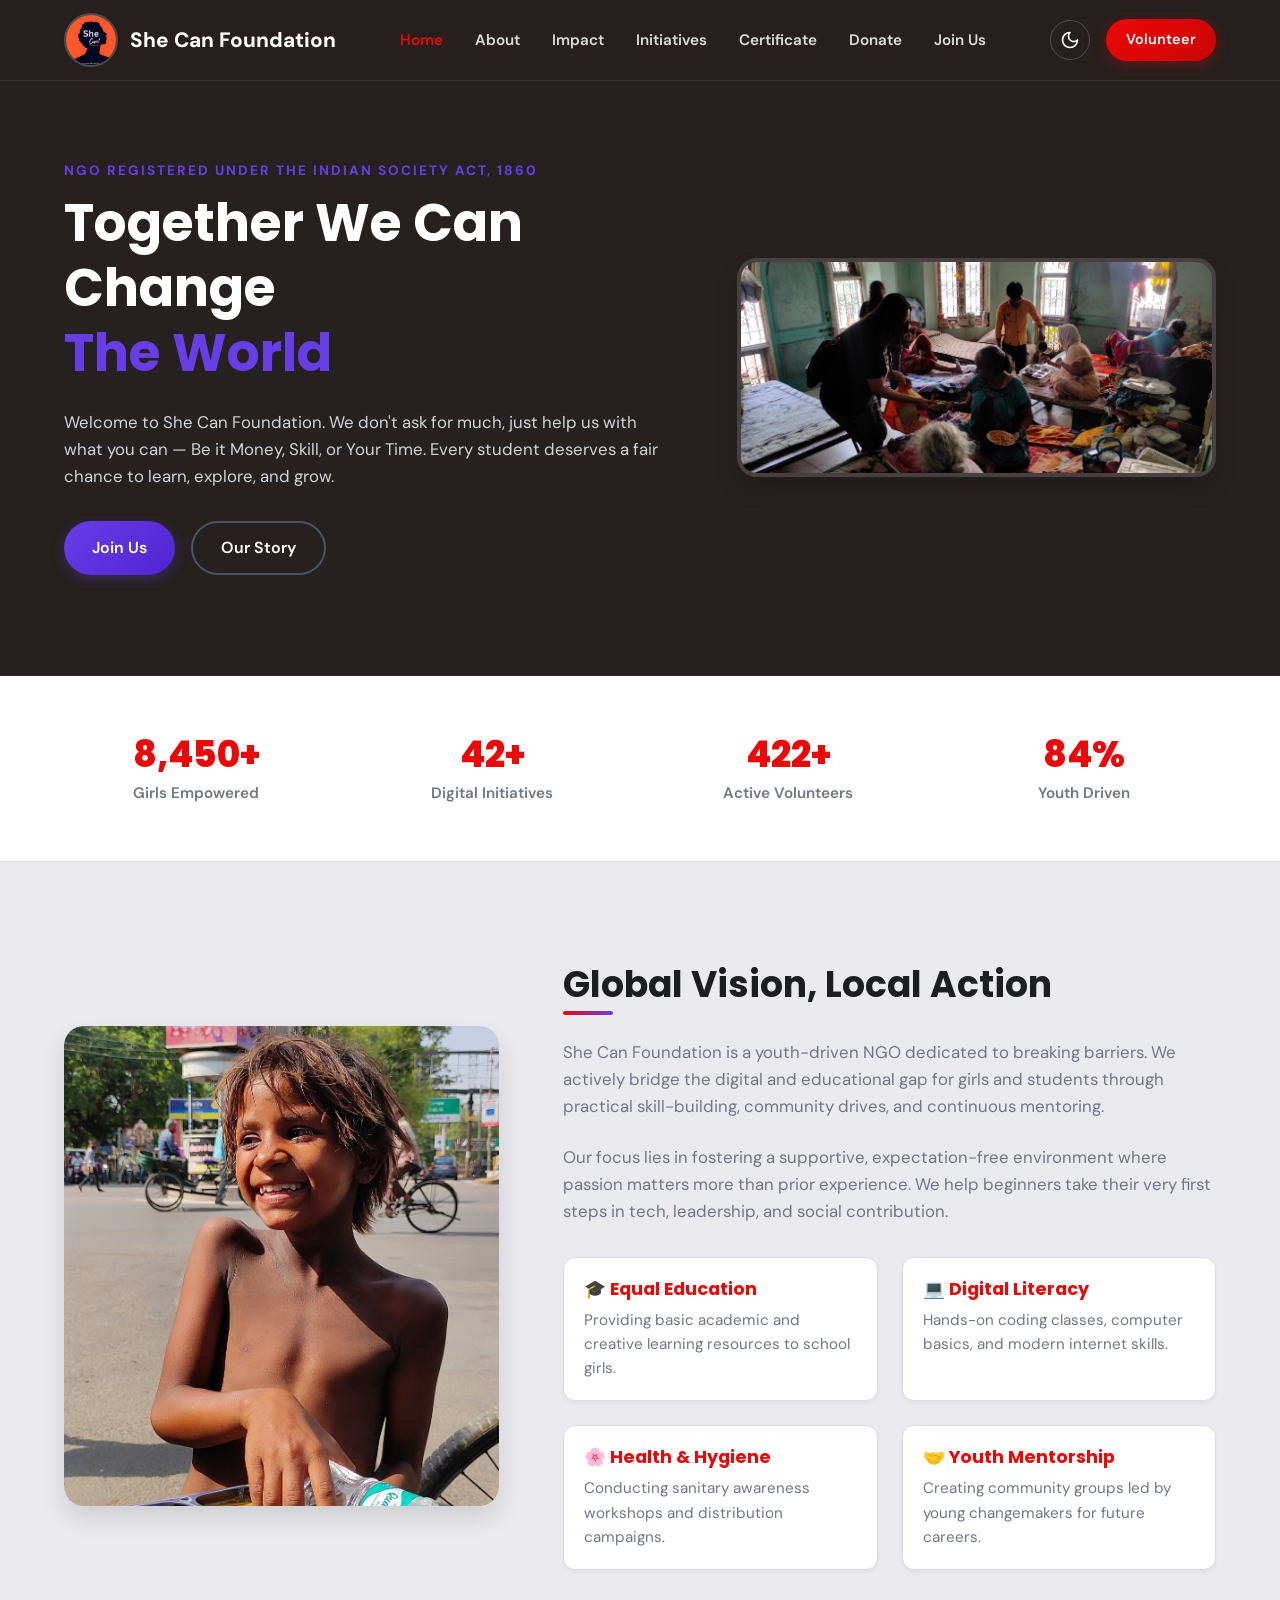
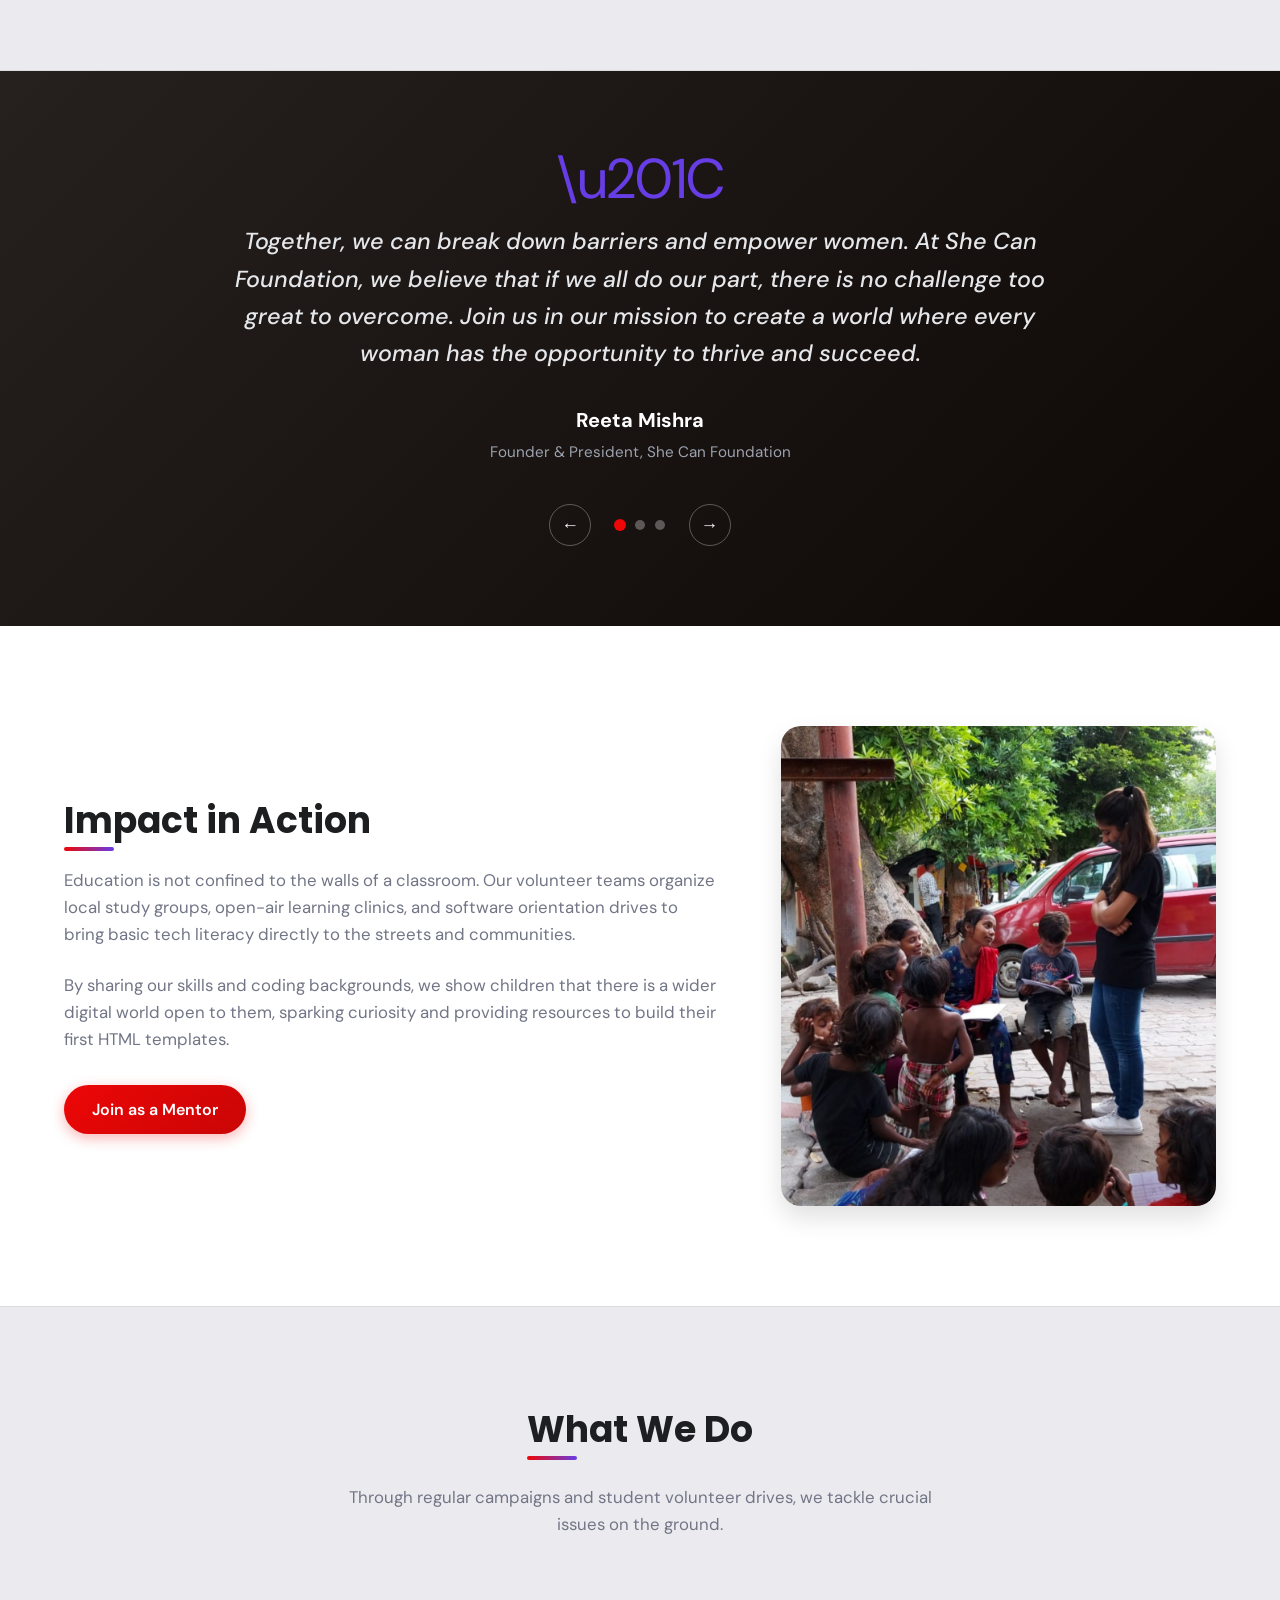
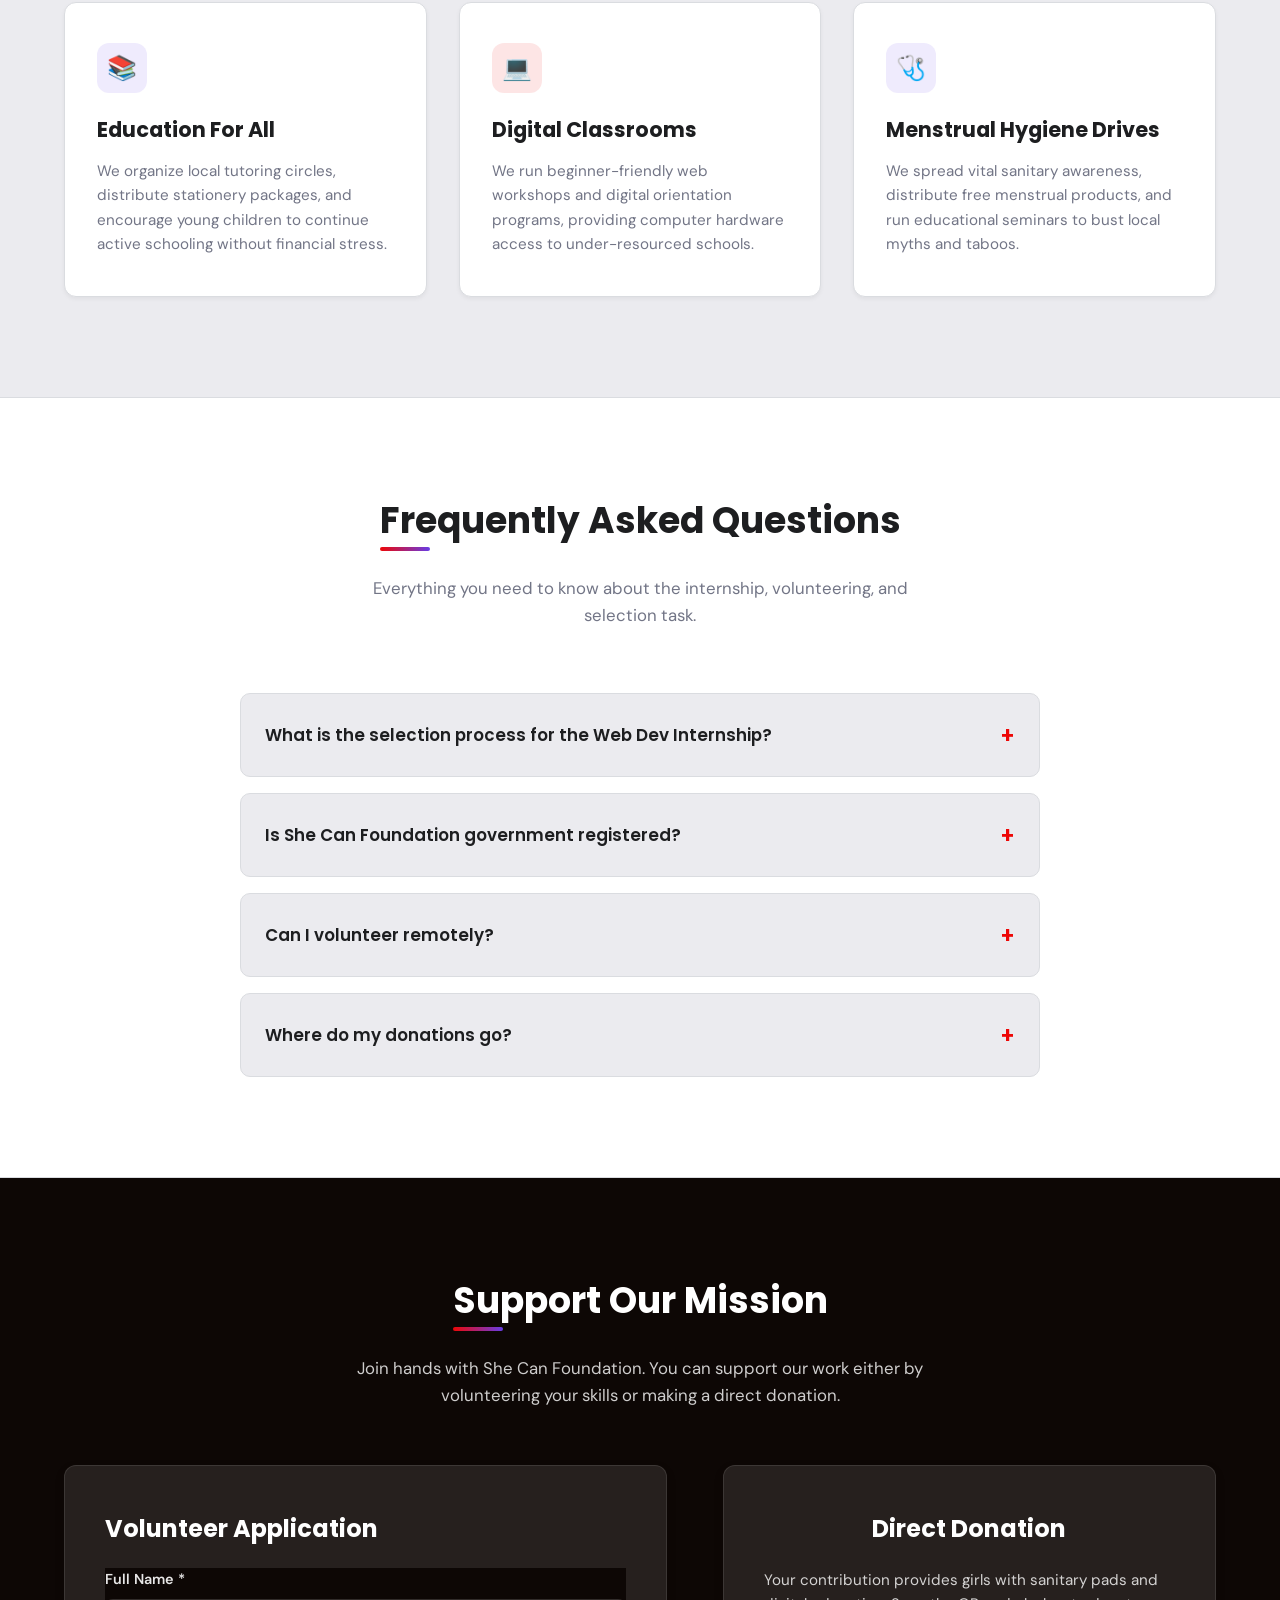
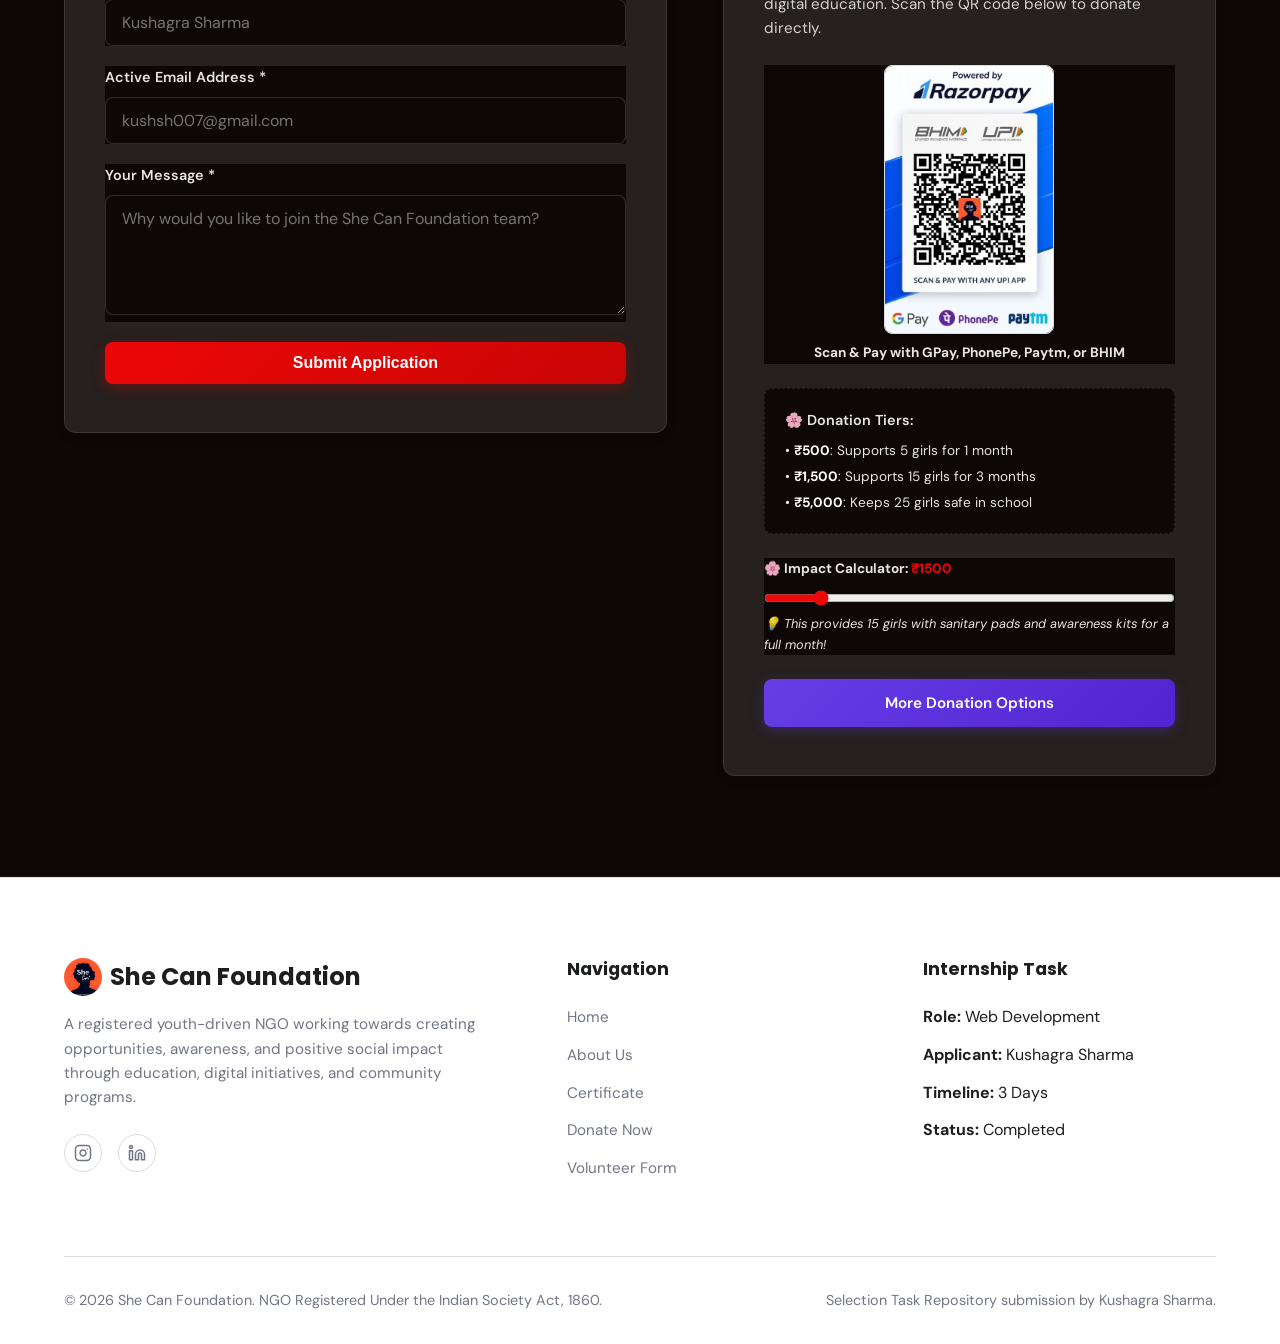
<file: index.html>
<!DOCTYPE html>
<html lang="en" data-theme="light">
<head>
  <meta charset="UTF-8">
  <meta name="viewport" content="width=device-width, initial-scale=1.0">
  <title>Welcome to She Can Foundation | NGO Registered under Indian Society Act</title>
  <meta name="color-scheme" content="light dark">
  <link rel="icon" type="image/jpeg" href="assets/favicon.jpg">
  <script>
    (function () {
      const savedTheme = localStorage.getItem("theme");
      const systemPrefersDark = window.matchMedia("(prefers-color-scheme: dark)").matches;
      if (savedTheme === "dark" || (!savedTheme && systemPrefersDark)) {
        document.documentElement.setAttribute("data-theme", "dark");
      } else {
        document.documentElement.setAttribute("data-theme", "light");
      }
    })();
  </script>
  <link rel="stylesheet" href="style.css">
</head>
<body>

  <header id="header">
    <div class="container">
      <div class="nav-wrapper">
        <a href="#" class="logo" aria-label="She Can Foundation Home">
          <img src="assets/logo.jpg" alt="She Can Foundation Logo"> She Can Foundation
        </a>
        
        <nav>
          <ul class="nav-menu" id="nav-menu">
            <li><a href="#home" class="nav-link active">Home</a></li>
            <li><a href="#about" class="nav-link">About</a></li>
            <li><a href="#impact" class="nav-link">Impact</a></li>
            <li><a href="#initiatives" class="nav-link">Initiatives</a></li>
            <li><a href="certificate.html" class="nav-link">Certificate</a></li>
            <li><a href="donate.html" class="nav-link">Donate</a></li>
            <li><a href="#join" class="nav-link">Join Us</a></li>
          </ul>
        </nav>

        <div class="nav-actions">
          <button class="theme-btn" id="theme-toggle" aria-label="Toggle light/dark theme">
            <svg class="moon-icon" xmlns="http://www.w3.org/2000/svg" width="20" height="20" viewBox="0 0 24 24" fill="none" stroke="currentColor" stroke-width="2" stroke-linecap="round" stroke-linejoin="round">
              <path d="M12 3a6 6 0 0 0 9 9 9 9 0 1 1-9-9Z"/>
            </svg>
            <svg class="sun-icon" xmlns="http://www.w3.org/2000/svg" width="20" height="20" viewBox="0 0 24 24" fill="none" stroke="currentColor" stroke-width="2" stroke-linecap="round" stroke-linejoin="round">
              <circle cx="12" cy="12" r="4"/>
              <path d="M12 2v2M12 20v2M4.93 4.93l1.41 1.41M17.66 17.66l1.41 1.41M2 12h2M20 12h2M6.34 17.66l-1.41 1.41M19.07 4.93l-1.41 1.41"/>
            </svg>
          </button>
          
          <a href="#join" class="btn btn-primary" style="padding: 0.6rem 1.25rem; font-size: 0.9rem;">Volunteer</a>
          
          <button class="menu-toggle" id="menu-toggle" aria-label="Toggle mobile menu">
            <span></span>
            <span></span>
            <span></span>
          </button>
        </div>
      </div>
    </div>
  </header>

  <section class="hero-section" id="home">
    <div class="container">
      <div class="hero-grid">
        <div class="hero-content">
          <p style="text-transform: uppercase; letter-spacing: 2px; font-weight: 700; color: var(--secondary-color); font-size: 0.85rem; margin-bottom: 0.5rem;">
            NGO Registered Under the Indian Society Act, 1860
          </p>
          <h1>Together We Can Change <br><span>The World</span></h1>
          <p>
            Welcome to She Can Foundation. We don't ask for much, just help us with what you can — Be it Money, Skill, or Your Time. Every student deserves a fair chance to learn, explore, and grow.
          </p>
          <div class="hero-buttons">
            <a href="#join" class="btn btn-secondary">Join Us</a>
            <a href="#about" class="btn btn-outline">Our Story</a>
          </div>
        </div>
        <div class="hero-image-wrapper">
          <img src="assets/original_hero.jpg" alt="She Can Foundation distribution drive in action" width="600" height="420" loading="eager">
        </div>
      </div>
    </div>
  </section>

  <section class="stats-section">
    <div class="container">
      <div class="stats-grid">
        <div class="stat-card">
          <h3 class="stat-num" data-target="10000" data-suffix="+">0</h3>
          <p>Girls Empowered</p>
        </div>
        <div class="stat-card">
          <h3 class="stat-num" data-target="50" data-suffix="+">0</h3>
          <p>Digital Initiatives</p>
        </div>
        <div class="stat-card">
          <h3 class="stat-num" data-target="500" data-suffix="+">0</h3>
          <p>Active Volunteers</p>
        </div>
        <div class="stat-card">
          <h3 class="stat-num" data-target="100" data-suffix="%">0</h3>
          <p>Youth Driven</p>
        </div>
      </div>
    </div>
  </section>

  <section class="about-section" id="about">
    <div class="container">
      <div class="about-grid">
        <div class="about-image-wrapper">
          <img src="assets/original_about.jpg" alt="Underprivileged smiling child assisted by She Can Foundation" width="500" height="480" loading="lazy">
        </div>
        <div class="about-content">
          <h2>Global Vision, Local Action</h2>
          <p>
            She Can Foundation is a youth-driven NGO dedicated to breaking barriers. We actively bridge the digital and educational gap for girls and students through practical skill-building, community drives, and continuous mentoring.
          </p>
          <p>
            Our focus lies in fostering a supportive, expectation-free environment where passion matters more than prior experience. We help beginners take their very first steps in tech, leadership, and social contribution.
          </p>
          
          <div class="about-features">
            <div class="feature-box">
              <h4>🎓 Equal Education</h4>
              <p>Providing basic academic and creative learning resources to school girls.</p>
            </div>
            <div class="feature-box">
              <h4>💻 Digital Literacy</h4>
              <p>Hands-on coding classes, computer basics, and modern internet skills.</p>
            </div>
            <div class="feature-box">
              <h4>🌸 Health & Hygiene</h4>
              <p>Conducting sanitary awareness workshops and distribution campaigns.</p>
            </div>
            <div class="feature-box">
              <h4>🤝 Youth Mentorship</h4>
              <p>Creating community groups led by young changemakers for future careers.</p>
            </div>
          </div>
        </div>
      </div>
    </div>
  </section>

  <section class="quote-section" id="testimonials">
    <div class="container">
      <div class="slider-container">
        <div class="quote-slide active">
          <div class="quote-icon">\u201C</div>
          <p class="quote-text">
            Together, we can break down barriers and empower women. At She Can Foundation, we believe that if we all do our part, there is no challenge too great to overcome. Join us in our mission to create a world where every woman has the opportunity to thrive and succeed.
          </p>
          <div class="quote-author">Reeta Mishra</div>
          <div class="quote-author-title">Founder & President, She Can Foundation</div>
        </div>
        <div class="quote-slide">
          <div class="quote-icon">\u201C</div>
          <p class="quote-text">
            Developing digital platforms for She Can Foundation allowed me to combine tech skills with social good. The selection process is creative, encouraging, and supports growth.
          </p>
          <div class="quote-author">Kushagra Sharma</div>
          <div class="quote-author-title">Web Development Lead Applicant</div>
        </div>
        <div class="quote-slide">
          <div class="quote-icon">\u201C</div>
          <p class="quote-text">
            Teaching coding clinics to underprivileged girls is life-changing. Watching their faces light up as they build their first html page is the best reward possible.
          </p>
          <div class="quote-author">Ananya Sen</div>
          <div class="quote-author-title">Volunteer Mentor, Delhi Chapter</div>
        </div>
        
        <div class="slider-controls">
          <button class="slider-btn prev-btn" aria-label="Previous quote">&#8592;</button>
          <div class="slider-dots">
            <span class="dot active" data-index="0"></span>
            <span class="dot" data-index="1"></span>
            <span class="dot" data-index="2"></span>
          </div>
          <button class="slider-btn next-btn" aria-label="Next quote">&#8594;</button>
        </div>
      </div>
    </div>
  </section>

  <section class="activity-section" id="impact">
    <div class="container">
      <div class="activity-grid">
        <div class="activity-content">
          <h2>Impact in Action</h2>
          <p>
            Education is not confined to the walls of a classroom. Our volunteer teams organize local study groups, open-air learning clinics, and software orientation drives to bring basic tech literacy directly to the streets and communities.
          </p>
          <p>
            By sharing our skills and coding backgrounds, we show children that there is a wider digital world open to them, sparking curiosity and providing resources to build their first HTML templates.
          </p>
          <div style="margin-top: 2rem;">
            <a href="#join" class="btn btn-primary">Join as a Mentor</a>
          </div>
        </div>
        <div class="activity-image-wrapper">
          <img src="assets/original_activity.png" alt="She Can Foundation volunteer teaching street children in India" width="500" height="480" loading="lazy">
        </div>
      </div>
    </div>
  </section>

  <section class="initiatives-section" id="initiatives">
    <div class="container">
      <div class="section-header text-center">
        <h2>What We Do</h2>
        <p style="max-width: 600px; margin: 1rem auto 0 auto;">Through regular campaigns and student volunteer drives, we tackle crucial issues on the ground.</p>
      </div>
      
      <div class="initiatives-grid">
        <div class="initiative-card">
          <div class="card-icon">📚</div>
          <h3>Education For All</h3>
          <p>We organize local tutoring circles, distribute stationery packages, and encourage young children to continue active schooling without financial stress.</p>
        </div>
        <div class="initiative-card accent-card">
          <div class="card-icon">💻</div>
          <h3>Digital Classrooms</h3>
          <p>We run beginner-friendly web workshops and digital orientation programs, providing computer hardware access to under-resourced schools.</p>
        </div>
        <div class="initiative-card">
          <div class="card-icon">🩺</div>
          <h3>Menstrual Hygiene Drives</h3>
          <p>We spread vital sanitary awareness, distribute free menstrual products, and run educational seminars to bust local myths and taboos.</p>
        </div>
      </div>
    </div>
  </section>

  <section class="faq-section" id="faq">
    <div class="container">
      <div class="section-header text-center">
        <h2>Frequently Asked Questions</h2>
        <p style="max-width: 600px; margin: 1rem auto 0 auto;">Everything you need to know about the internship, volunteering, and selection task.</p>
      </div>
      <div class="faq-accordion">
        <div class="faq-item">
          <button class="faq-trigger">What is the selection process for the Web Dev Internship? <span>+</span></button>
          <div class="faq-content">
            <p>Our selection process is designed to encourage passionate beginners. It involves completing a simple, frontend-only task to showcase your CSS/JS layout capability, styling fidelity, and attention to detail. We prioritize enthusiasm and raw potential over years of experience.</p>
          </div>
        </div>
        <div class="faq-item">
          <button class="faq-trigger">Is She Can Foundation government registered? <span>+</span></button>
          <div class="faq-content">
            <p>Yes, She Can Foundation is registered under the Indian Society Act XXI of 1860 (Registration No. KAP/00504/2023-2024). You can check our official certificate in detail on our Certificate page.</p>
          </div>
        </div>
        <div class="faq-item">
          <button class="faq-trigger">Can I volunteer remotely? <span>+</span></button>
          <div class="faq-content">
            <p>Yes! We have both remote opportunities (such as web development, design, content creation) and on-ground drives (sanitary pad distributions, street teaching clinics). You can apply using the Volunteer Form above.</p>
          </div>
        </div>
        <div class="faq-item">
          <button class="faq-trigger">Where do my donations go? <span>+</span></button>
          <div class="faq-content">
            <p>Every donation directly funds our raw materials for sanitary pad kits and basic digital classroom hardware. We maintain a 100% transparent audit flow, which you can review on our transparent donate page.</p>
          </div>
        </div>
      </div>
    </div>
  </section>

  <section class="join-section" id="join">
    <div class="container">
      <div class="join-section-header text-center" style="margin-bottom: 3.5rem;">
        <h2>Support Our Mission</h2>
        <p style="max-width: 600px; margin: 1rem auto 0 auto;">Join hands with She Can Foundation. You can support our work either by volunteering your skills or making a direct donation.</p>
      </div>
      
      <div class="join-grid">
        <div class="form-card">
          <h3>Volunteer Application</h3>
          
          <div class="success-msg" id="form-success">
            Form Submitted Successfully! 🎉 We'll get back to you soon.
          </div>
          
          <form id="contact-form" action="#" method="POST" novalidate>
            <div class="form-group">
              <label for="user-name" class="form-label">Full Name *</label>
              <input type="text" id="user-name" name="name" class="form-control" placeholder="Kushagra Sharma" required>
            </div>
            
            <div class="form-group">
              <label for="user-email" class="form-label">Active Email Address *</label>
              <input type="email" id="user-email" name="email" class="form-control" placeholder="kushsh007@gmail.com" required>
            </div>
            
            <div class="form-group">
              <label for="user-message" class="form-label">Your Message *</label>
              <textarea id="user-message" name="message" class="form-control" placeholder="Why would you like to join the She Can Foundation team?" required></textarea>
            </div>
            
            <button type="submit" class="btn btn-primary" style="width: 100%; border-radius: 8px;">Submit Application</button>
          </form>
        </div>

        <div class="form-card" style="text-align: center;">
          <h3>Direct Donation</h3>
          <p style="font-size: 0.95rem; margin-bottom: 1.5rem; text-align: left;">
            Your contribution provides girls with sanitary pads and digital education. Scan the QR code below to donate directly.
          </p>
          
          <div style="margin: 1.5rem 0;">
            <img src="assets/razorpay_upi_qr.jpg" alt="Razorpay UPI QR Scanner" style="max-width: 170px; margin: 0 auto; border-radius: 8px; border: 1px solid var(--border-color); box-shadow: var(--shadow-sm); display: block;">
            <p style="font-size: 0.85rem; font-weight: 700; margin-top: 0.5rem; color: var(--text-main);">
              Scan & Pay with GPay, PhonePe, Paytm, or BHIM
            </p>
          </div>
          
          <div style="margin-top: 1.5rem; text-align: left; padding: 1.25rem; background-color: var(--bg-dark-deep); border-radius: 8px; border: 1px dashed rgba(255, 255, 255, 0.15);">
            <p style="font-size: 0.9rem; font-weight: 600; margin-bottom: 0.5rem; color: var(--white);">🌸 Donation Tiers:</p>
            <p style="font-size: 0.85rem; margin: 0 0 0.25rem 0; color: rgba(255, 255, 255, 0.8);">• <strong>₹500</strong>: Supports 5 girls for 1 month</p>
            <p style="font-size: 0.85rem; margin: 0 0 0.25rem 0; color: rgba(255, 255, 255, 0.8);">• <strong>₹1,500</strong>: Supports 15 girls for 3 months</p>
            <p style="font-size: 0.85rem; margin: 0; color: rgba(255, 255, 255, 0.8);">• <strong>₹5,000</strong>: Keeps 25 girls safe in school</p>
          </div>

          <div style="margin-top: 1.5rem; text-align: left;">
            <label for="direct-amount-slider" class="form-label" style="font-size: 0.85rem; font-weight: 700; color: rgba(255, 255, 255, 0.9);">
              🌸 Impact Calculator: <span id="direct-slider-val" style="color: var(--primary-color);">₹1500</span>
            </label>
            <input type="range" id="direct-amount-slider" min="300" max="10000" step="100" value="1500" style="width: 100%; accent-color: var(--primary-color); cursor: pointer; margin-bottom: 0.5rem;">
            <p id="direct-impact-desc" style="font-size: 0.8rem; font-style: italic; color: rgba(255, 255, 255, 0.7); margin: 0;">💡 This will provide 15 girls with sanitary pads for 1 month!</p>
          </div>
          
          <a href="donate.html" class="btn btn-secondary" style="width: 100%; border-radius: 8px; margin-top: 1.5rem; font-size: 0.95rem;">More Donation Options</a>
        </div>
      </div>
    </div>
  </section>

  <footer>
    <div class="container">
      <div class="footer-grid">
        <div class="footer-about">
          <h3 style="display: flex; align-items: center; gap: 0.5rem; margin-bottom: 1rem;">
            <img src="assets/logo.jpg" alt="She Can Foundation Logo" style="height: 38px; width: 38px; border-radius: 50%;"> She Can Foundation
          </h3>
          <p>
            A registered youth-driven NGO working towards creating opportunities, awareness, and positive social impact through education, digital initiatives, and community programs.
          </p>
          <div class="social-links">
            <a href="https://www.instagram.com/shecanfoundation.ngo/" target="_blank" rel="noopener noreferrer" class="social-btn" aria-label="Follow us on Instagram">
              <svg xmlns="http://www.w3.org/2000/svg" width="18" height="18" viewBox="0 0 24 24" fill="none" stroke="currentColor" stroke-width="2" stroke-linecap="round" stroke-linejoin="round">
                <rect x="2" y="2" width="20" height="20" rx="5" ry="5"/>
                <path d="M16 11.37A4 4 0 1 1 12.63 8 4 4 0 0 1 16 11.37zM17.5 6.5h.01"/>
              </svg>
            </a>
            <a href="https://www.linkedin.com/company/shecanfoundation" target="_blank" rel="noopener noreferrer" class="social-btn" aria-label="Connect on LinkedIn">
              <svg xmlns="http://www.w3.org/2000/svg" width="18" height="18" viewBox="0 0 24 24" fill="none" stroke="currentColor" stroke-width="2" stroke-linecap="round" stroke-linejoin="round">
                <path d="M16 8a6 6 0 0 1 6 6v7h-4v-7a2 2 0 0 0-2-2 2 2 0 0 0-2 2v7h-4v-7a6 6 0 0 1 6-6z"/>
                <rect x="2" y="9" width="4" height="12"/>
                <circle cx="4" cy="4" r="2"/>
              </svg>
            </a>
          </div>
        </div>
        
        <div class="footer-links">
          <h4>Navigation</h4>
          <ul>
            <li><a href="#home">Home</a></li>
            <li><a href="#about">About Us</a></li>
            <li><a href="certificate.html">Certificate</a></li>
            <li><a href="donate.html">Donate Now</a></li>
            <li><a href="#join">Volunteer Form</a></li>
          </ul>
        </div>
        
        <div class="footer-links">
          <h4>Internship Task</h4>
          <ul>
            <li><strong>Role:</strong> Web Development</li>
            <li><strong>Applicant:</strong> Kushagra Sharma</li>
            <li><strong>Timeline:</strong> 3 Days</li>
            <li><strong>Status:</strong> Completed</li>
          </ul>
        </div>
      </div>
      
      <div class="footer-bottom">
        <p>&copy; 2026 She Can Foundation. NGO Registered Under the Indian Society Act, 1860.</p>
        <p>Selection Task Repository submission by Kushagra Sharma.</p>
      </div>
    </div>
  </footer>

  <script src="script.js"></script>
</body>
</html>
</file>
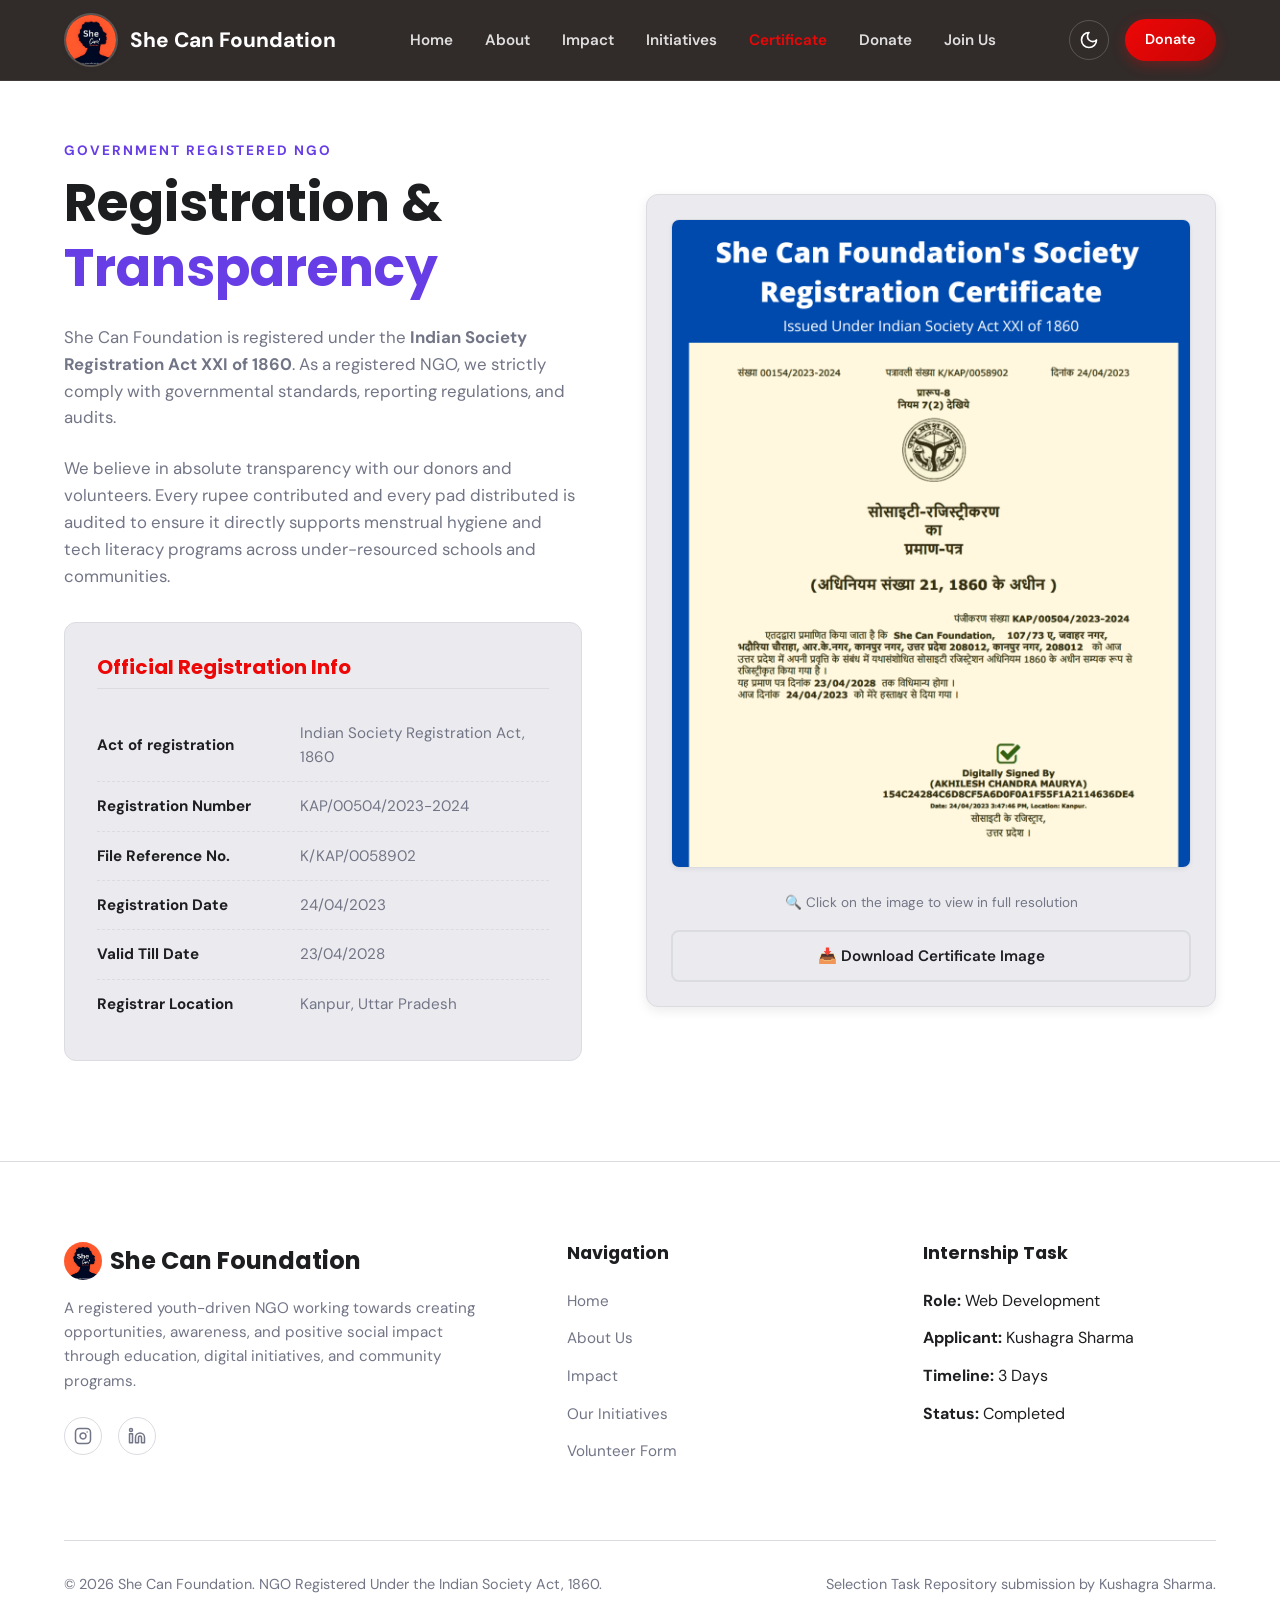
<file: certificate.html>
<!DOCTYPE html>
<html lang="en" data-theme="light">
<head>
  <meta charset="UTF-8">
  <meta name="viewport" content="width=device-width, initial-scale=1.0">
  <title>Our Registration Certificate | She Can Foundation</title>
  <meta name="color-scheme" content="light dark">
  <link rel="icon" type="image/jpeg" href="assets/favicon.jpg">
  <script>
    (function () {
      const savedTheme = localStorage.getItem("theme");
      const systemPrefersDark = window.matchMedia("(prefers-color-scheme: dark)").matches;
      if (savedTheme === "dark" || (!savedTheme && systemPrefersDark)) {
        document.documentElement.setAttribute("data-theme", "dark");
      } else {
        document.documentElement.setAttribute("data-theme", "light");
      }
    })();
  </script>
  <link rel="stylesheet" href="style.css">
  
  <style>
    .cert-grid {
      display: grid;
      grid-template-columns: 1fr 1.1fr;
      gap: 4rem;
      padding: 140px 0 100px 0;
      align-items: center;
    }
    
    .cert-content h1 span { color: var(--secondary-color); }
    
    .legal-card {
      background-color: var(--bg-subtle);
      border: 1px solid var(--border-color);
      border-radius: var(--border-radius);
      padding: 2rem;
      margin-top: 2rem;
    }
    
    .legal-card h3 {
      font-size: 1.25rem;
      color: var(--primary-color);
      margin-bottom: 1.25rem;
      border-bottom: 1px solid var(--border-color);
      padding-bottom: 0.5rem;
    }
    
    .legal-table {
      width: 100%;
      border-collapse: collapse;
    }
    
    .legal-table td {
      padding: 0.75rem 0;
      font-size: 0.95rem;
    }
    
    .legal-table td:first-child {
      font-weight: 700;
      color: var(--text-main);
      width: 45%;
    }
    
    .legal-table td:last-child { color: var(--text-muted); }
    
    .legal-table tr:not(:last-child) {
      border-bottom: 1px dashed var(--border-color);
    }
    
    .cert-image-card {
      background-color: var(--bg-subtle);
      border: 1px solid var(--border-color);
      border-radius: var(--border-radius);
      padding: 1.5rem;
      box-shadow: var(--shadow-md);
      text-align: center;
    }
    
    .cert-image-card img {
      width: 100%;
      border-radius: 8px;
      box-shadow: var(--shadow-sm);
      border: 1px solid var(--border-color);
      margin-bottom: 1.5rem;
      transition: transform 0.4s ease;
      cursor: zoom-in;
    }
    
    .cert-image-card img:hover { transform: scale(1.02); }
    
    .zoom-modal {
      display: none;
      position: fixed;
      top: 0;
      left: 0;
      width: 100%;
      height: 100%;
      background-color: rgba(0, 0, 0, 0.9);
      z-index: 2000;
      justify-content: center;
      align-items: center;
      cursor: zoom-out;
    }
    
    .zoom-modal img {
      max-height: 90vh;
      max-width: 90vw;
      border-radius: 4px;
      box-shadow: 0 10px 40px rgba(0,0,0,0.8);
    }
    
    @media (max-width: 992px) {
      .cert-grid {
        grid-template-columns: 1fr;
        gap: 3rem;
      }
    }
  </style>
</head>
<body>

  <header id="header">
    <div class="container">
      <div class="nav-wrapper">
        <a href="index.html" class="logo" aria-label="She Can Foundation Home">
          <img src="assets/logo.jpg" alt="She Can Foundation Logo"> She Can Foundation
        </a>
        
        <nav>
          <ul class="nav-menu" id="nav-menu">
            <li><a href="index.html#home" class="nav-link">Home</a></li>
            <li><a href="index.html#about" class="nav-link">About</a></li>
            <li><a href="index.html#impact" class="nav-link">Impact</a></li>
            <li><a href="index.html#initiatives" class="nav-link">Initiatives</a></li>
            <li><a href="certificate.html" class="nav-link active">Certificate</a></li>
            <li><a href="donate.html" class="nav-link">Donate</a></li>
            <li><a href="index.html#join" class="nav-link">Join Us</a></li>
          </ul>
        </nav>

        <div class="nav-actions">
          <button class="theme-btn" id="theme-toggle" aria-label="Toggle light/dark theme">
            <svg class="moon-icon" xmlns="http://www.w3.org/2000/svg" width="20" height="20" viewBox="0 0 24 24" fill="none" stroke="currentColor" stroke-width="2" stroke-linecap="round" stroke-linejoin="round">
              <path d="M12 3a6 6 0 0 0 9 9 9 9 0 1 1-9-9Z"/>
            </svg>
            <svg class="sun-icon" xmlns="http://www.w3.org/2000/svg" width="20" height="20" viewBox="0 0 24 24" fill="none" stroke="currentColor" stroke-width="2" stroke-linecap="round" stroke-linejoin="round">
              <circle cx="12" cy="12" r="4"/>
              <path d="M12 2v2M12 20v2M4.93 4.93l1.41 1.41M17.66 17.66l1.41 1.41M2 12h2M20 12h2M6.34 17.66l-1.41 1.41M19.07 4.93l-1.41 1.41"/>
            </svg>
          </button>
          
          <a href="donate.html" class="btn btn-primary" style="padding: 0.6rem 1.25rem; font-size: 0.9rem;">Donate</a>
          
          <button class="menu-toggle" id="menu-toggle" aria-label="Toggle mobile menu">
            <span></span>
            <span></span>
            <span></span>
          </button>
        </div>
      </div>
    </div>
  </header>

  <main class="container">
    <div class="cert-grid">
      <div class="cert-content">
        <p style="text-transform: uppercase; letter-spacing: 2px; font-weight: 700; color: var(--secondary-color); font-size: 0.85rem; margin-bottom: 0.5rem;">
          GOVERNMENT REGISTERED NGO
        </p>
        <h1>Registration & <br><span>Transparency</span></h1>
        <p style="margin-top: 1.5rem;">
          She Can Foundation is registered under the <strong>Indian Society Registration Act XXI of 1860</strong>. As a registered NGO, we strictly comply with governmental standards, reporting regulations, and audits.
        </p>
        <p>
          We believe in absolute transparency with our donors and volunteers. Every rupee contributed and every pad distributed is audited to ensure it directly supports menstrual hygiene and tech literacy programs across under-resourced schools and communities.
        </p>
        
        <div class="legal-card">
          <h3>Official Registration Info</h3>
          <table class="legal-table">
            <tr>
              <td>Act of registration</td>
              <td>Indian Society Registration Act, 1860</td>
            </tr>
            <tr>
              <td>Registration Number</td>
              <td>KAP/00504/2023-2024</td>
            </tr>
            <tr>
              <td>File Reference No.</td>
              <td>K/KAP/0058902</td>
            </tr>
            <tr>
              <td>Registration Date</td>
              <td>24/04/2023</td>
            </tr>
            <tr>
              <td>Valid Till Date</td>
              <td>23/04/2028</td>
            </tr>
            <tr>
              <td>Registrar Location</td>
              <td>Kanpur, Uttar Pradesh</td>
            </tr>
          </table>
        </div>
      </div>

      <div class="cert-image-card">
        <img id="cert-img" src="assets/registration_certificate.png" alt="She Can Foundation Society Registration Certificate PDF" title="Click to zoom in">
        <p style="font-size: 0.85rem; color: var(--text-muted); margin-bottom: 1rem;">
          🔍 Click on the image to view in full resolution
        </p>
        <a href="assets/registration_certificate.png" download="She_Can_Foundation_Registration_Certificate.png" class="btn btn-outline" style="width: 100%; border-radius: 8px; font-size: 0.95rem;">
          📥 Download Certificate Image
        </a>
      </div>
    </div>
  </main>

  <div class="zoom-modal" id="zoom-modal" aria-hidden="true" role="dialog">
    <img src="assets/registration_certificate.png" alt="Enlarged Registration Certificate">
  </div>

  <footer>
    <div class="container">
      <div class="footer-grid">
        <div class="footer-about">
          <h3 style="display: flex; align-items: center; gap: 0.5rem; margin-bottom: 1rem;">
            <img src="assets/logo.jpg" alt="She Can Foundation Logo" style="height: 38px; width: 38px; border-radius: 50%;"> She Can Foundation
          </h3>
          <p>
            A registered youth-driven NGO working towards creating opportunities, awareness, and positive social impact through education, digital initiatives, and community programs.
          </p>
          <div class="social-links">
            <a href="https://www.instagram.com/shecanfoundation.ngo/" target="_blank" rel="noopener noreferrer" class="social-btn" aria-label="Follow us on Instagram">
              <svg xmlns="http://www.w3.org/2000/svg" width="18" height="18" viewBox="0 0 24 24" fill="none" stroke="currentColor" stroke-width="2" stroke-linecap="round" stroke-linejoin="round">
                <rect x="2" y="2" width="20" height="20" rx="5" ry="5"/>
                <path d="M16 11.37A4 4 0 1 1 12.63 8 4 4 0 0 1 16 11.37zM17.5 6.5h.01"/>
              </svg>
            </a>
            <a href="https://www.linkedin.com/company/shecanfoundation" target="_blank" rel="noopener noreferrer" class="social-btn" aria-label="Connect on LinkedIn">
              <svg xmlns="http://www.w3.org/2000/svg" width="18" height="18" viewBox="0 0 24 24" fill="none" stroke="currentColor" stroke-width="2" stroke-linecap="round" stroke-linejoin="round">
                <path d="M16 8a6 6 0 0 1 6 6v7h-4v-7a2 2 0 0 0-2-2 2 2 0 0 0-2 2v7h-4v-7a6 6 0 0 1 6-6z"/>
                <rect x="2" y="9" width="4" height="12"/>
                <circle cx="4" cy="4" r="2"/>
              </svg>
            </a>
          </div>
        </div>
        
        <div class="footer-links">
          <h4>Navigation</h4>
          <ul>
            <li><a href="index.html#home">Home</a></li>
            <li><a href="index.html#about">About Us</a></li>
            <li><a href="index.html#impact">Impact</a></li>
            <li><a href="index.html#initiatives">Our Initiatives</a></li>
            <li><a href="index.html#join">Volunteer Form</a></li>
          </ul>
        </div>
        
        <div class="footer-links">
          <h4>Internship Task</h4>
          <ul>
            <li><strong>Role:</strong> Web Development</li>
            <li><strong>Applicant:</strong> Kushagra Sharma</li>
            <li><strong>Timeline:</strong> 3 Days</li>
            <li><strong>Status:</strong> Completed</li>
          </ul>
        </div>
      </div>
      
      <div class="footer-bottom">
        <p>&copy; 2026 She Can Foundation. NGO Registered Under the Indian Society Act, 1860.</p>
        <p>Selection Task Repository submission by Kushagra Sharma.</p>
      </div>
    </div>
  </footer>

  <script src="script.js"></script>
</body>
</html>
</file>
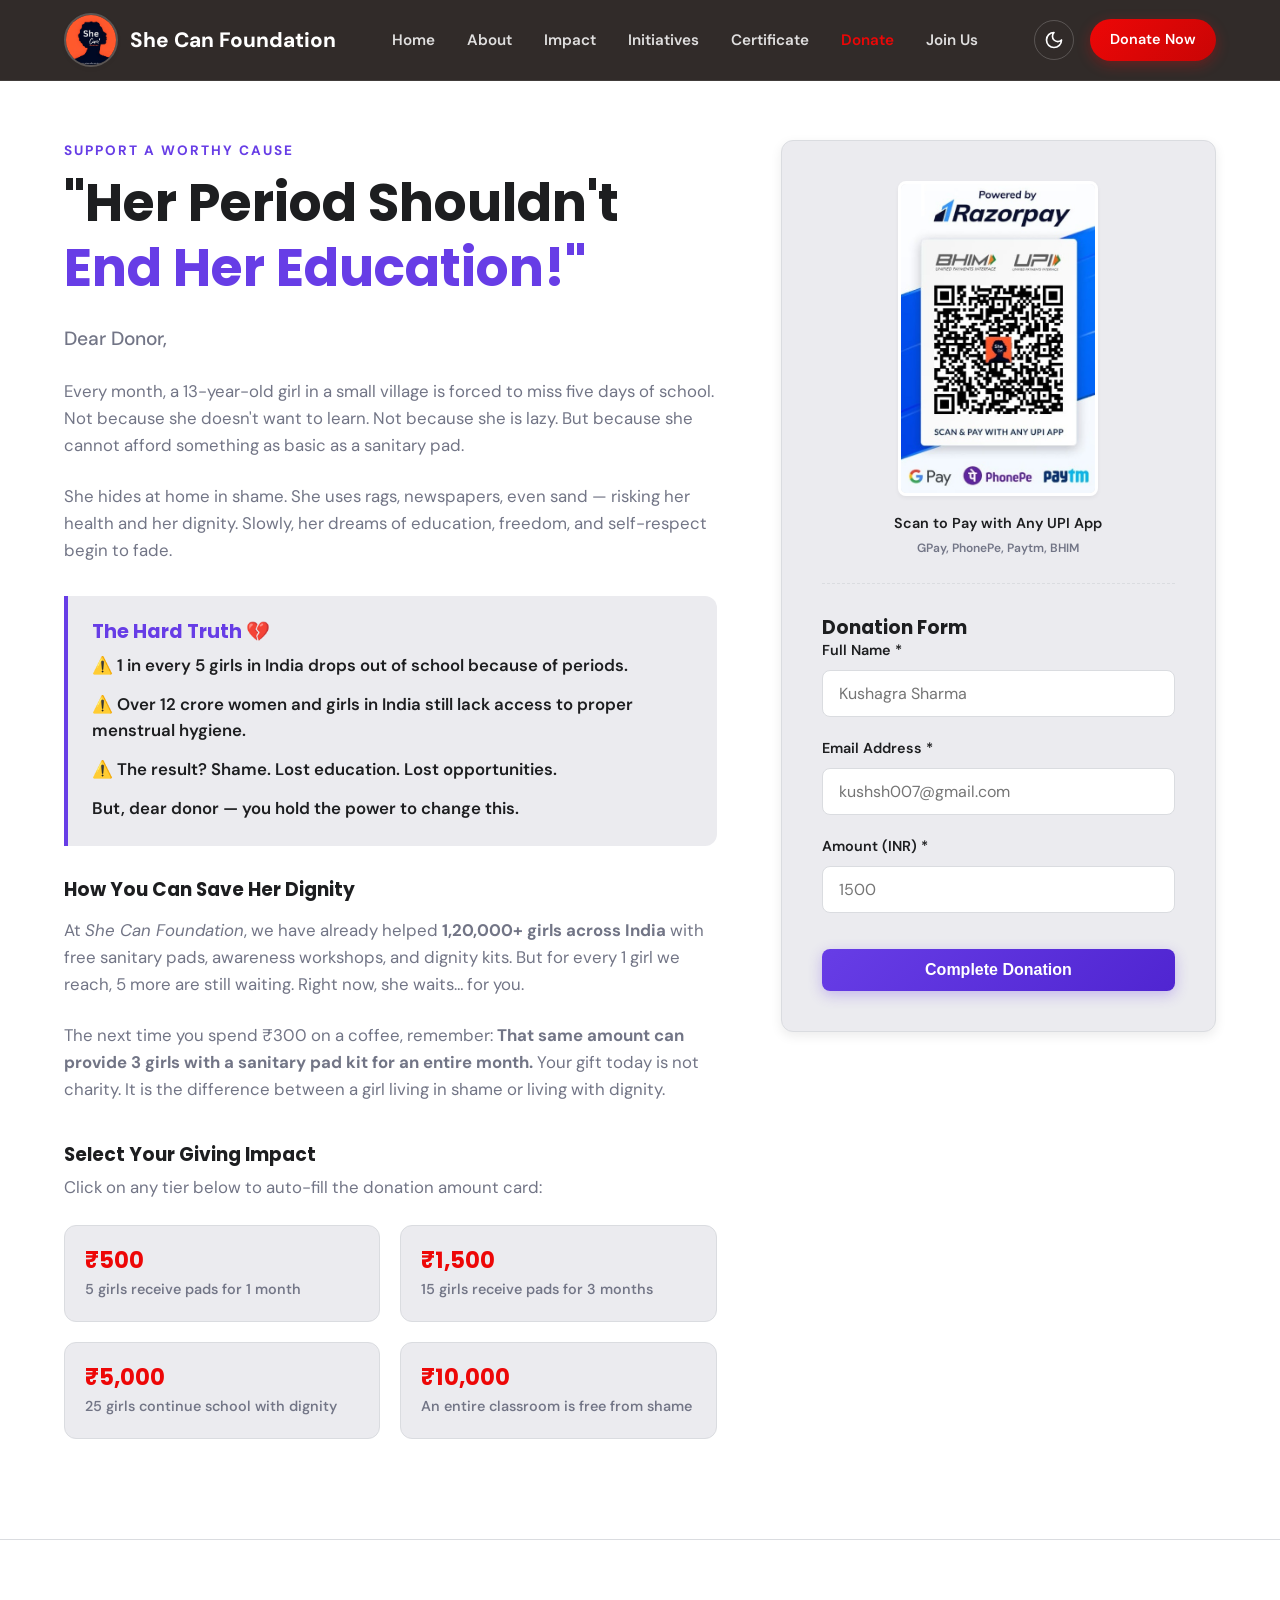
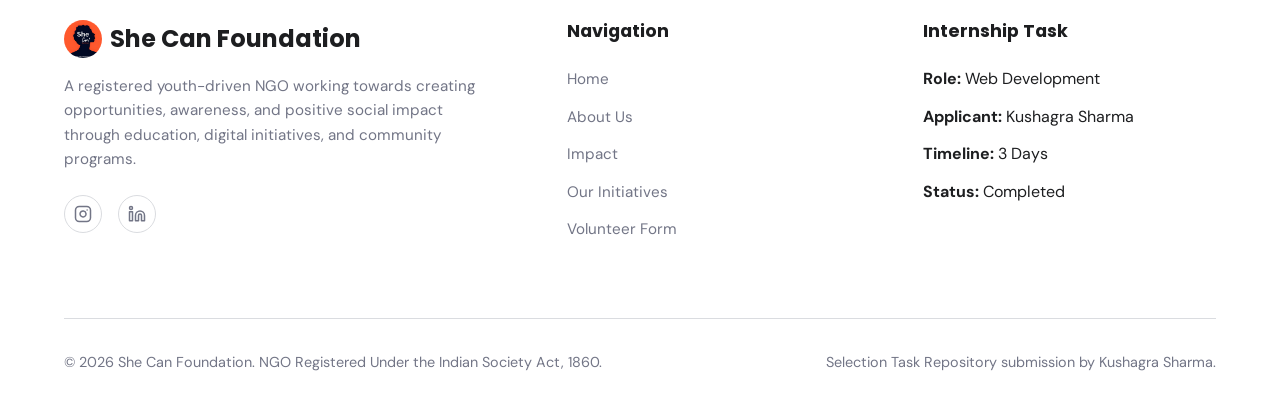
<file: donate.html>
<!DOCTYPE html>
<html lang="en" data-theme="light">
<head>
  <meta charset="UTF-8">
  <meta name="viewport" content="width=device-width, initial-scale=1.0">
  <title>Donate to She Can Foundation | Support a Worthy Cause</title>
  <meta name="color-scheme" content="light dark">
  <link rel="icon" type="image/jpeg" href="assets/favicon.jpg">
  <script>
    (function () {
      const savedTheme = localStorage.getItem("theme");
      const systemPrefersDark = window.matchMedia("(prefers-color-scheme: dark)").matches;
      if (savedTheme === "dark" || (!savedTheme && systemPrefersDark)) {
        document.documentElement.setAttribute("data-theme", "dark");
      } else {
        document.documentElement.setAttribute("data-theme", "light");
      }
    })();
  </script>
  <link rel="stylesheet" href="style.css">
  
  <style>
    .donate-grid {
      display: grid;
      grid-template-columns: 1.2fr 0.8fr;
      gap: 4rem;
      padding: 140px 0 100px 0;
      align-items: start;
    }
    
    .donate-content h1 span { color: var(--secondary-color); }
    
    .truth-box {
      background-color: var(--bg-subtle);
      border-left: 4px solid var(--secondary-color);
      padding: 1.5rem;
      border-radius: 0 var(--border-radius) var(--border-radius) 0;
      margin: 2rem 0;
    }
    
    .truth-box h4 {
      color: var(--secondary-color);
      margin-bottom: 0.5rem;
      font-size: 1.2rem;
    }
    
    .truth-list {
      list-style-type: none;
      padding-left: 0;
    }
    
    .truth-list li {
      margin-bottom: 0.75rem;
      font-weight: 600;
      font-size: 1.05rem;
      display: flex;
      align-items: center;
      gap: 0.5rem;
    }
    
    .tier-grid {
      display: grid;
      grid-template-columns: 1fr 1fr;
      gap: 1.25rem;
      margin-top: 1.5rem;
    }
    
    .tier-card {
      background-color: var(--bg-subtle);
      border: 1px solid var(--border-color);
      padding: 1.25rem;
      border-radius: var(--border-radius);
      cursor: pointer;
      transition: all var(--transition-speed);
    }
    
    .tier-card:hover, .tier-card.selected {
      border-color: var(--primary-color);
      background-color: rgba(237, 7, 7, 0.05);
      transform: translateY(-2px);
    }
    
    .tier-card h4 {
      font-size: 1.4rem;
      color: var(--primary-color);
      margin-bottom: 0.25rem;
    }
    
    .tier-card p {
      margin: 0;
      font-size: 0.9rem;
      font-weight: 550;
    }
    
    .payment-card {
      background-color: var(--bg-subtle);
      border: 1px solid var(--border-color);
      border-radius: var(--border-radius);
      padding: 2.5rem;
      box-shadow: var(--shadow-md);
      position: sticky;
      top: 100px;
    }
    
    .qr-container {
      text-align: center;
      margin-bottom: 2rem;
      padding-bottom: 1.5rem;
      border-bottom: 1px dashed var(--border-color);
    }
    
    .qr-container img {
      max-width: 200px;
      margin: 0 auto 1rem auto;
      border-radius: 8px;
      box-shadow: var(--shadow-sm);
      border: 3px solid var(--white);
    }
    
    .qr-container p {
      font-size: 0.9rem;
      font-weight: 600;
      color: var(--text-main);
      margin: 0;
    }
    
    @media (max-width: 992px) {
      .donate-grid {
        grid-template-columns: 1fr;
        gap: 3rem;
      }
      .payment-card { position: static; }
    }
    
    @media (max-width: 576px) {
      .tier-grid { grid-template-columns: 1fr; }
    }
  </style>
</head>
<body>

  <header id="header">
    <div class="container">
      <div class="nav-wrapper">
        <a href="index.html" class="logo" aria-label="She Can Foundation Home">
          <img src="assets/logo.jpg" alt="She Can Foundation Logo"> She Can Foundation
        </a>
        
        <nav>
          <ul class="nav-menu" id="nav-menu">
            <li><a href="index.html#home" class="nav-link">Home</a></li>
            <li><a href="index.html#about" class="nav-link">About</a></li>
            <li><a href="index.html#impact" class="nav-link">Impact</a></li>
            <li><a href="index.html#initiatives" class="nav-link">Initiatives</a></li>
            <li><a href="certificate.html" class="nav-link">Certificate</a></li>
            <li><a href="donate.html" class="nav-link active">Donate</a></li>
            <li><a href="index.html#join" class="nav-link">Join Us</a></li>
          </ul>
        </nav>

        <div class="nav-actions">
          <button class="theme-btn" id="theme-toggle" aria-label="Toggle light/dark theme">
            <svg class="moon-icon" xmlns="http://www.w3.org/2000/svg" width="20" height="20" viewBox="0 0 24 24" fill="none" stroke="currentColor" stroke-width="2" stroke-linecap="round" stroke-linejoin="round">
              <path d="M12 3a6 6 0 0 0 9 9 9 9 0 1 1-9-9Z"/>
            </svg>
            <svg class="sun-icon" xmlns="http://www.w3.org/2000/svg" width="20" height="20" viewBox="0 0 24 24" fill="none" stroke="currentColor" stroke-width="2" stroke-linecap="round" stroke-linejoin="round">
              <circle cx="12" cy="12" r="4"/>
              <path d="M12 2v2M12 20v2M4.93 4.93l1.41 1.41M17.66 17.66l1.41 1.41M2 12h2M20 12h2M6.34 17.66l-1.41 1.41M19.07 4.93l-1.41 1.41"/>
            </svg>
          </button>
          
          <a href="#payment-section" class="btn btn-primary" style="padding: 0.6rem 1.25rem; font-size: 0.9rem;">Donate Now</a>
          
          <button class="menu-toggle" id="menu-toggle" aria-label="Toggle mobile menu">
            <span></span>
            <span></span>
            <span></span>
          </button>
        </div>
      </div>
    </div>
  </header>

  <main class="container">
    <div class="donate-grid">
      <div class="donate-content">
        <p style="text-transform: uppercase; letter-spacing: 2px; font-weight: 700; color: var(--secondary-color); font-size: 0.85rem; margin-bottom: 0.5rem;">
          SUPPORT A WORTHY CAUSE
        </p>
        <h1>"Her Period Shouldn't <br><span>End Her Education!"</span></h1>
        
        <p style="font-size: 1.2rem; font-weight: 500; margin-top: 1.5rem;">
          Dear Donor,
        </p>
        <p>
          Every month, a 13-year-old girl in a small village is forced to miss five days of school. Not because she doesn't want to learn. Not because she is lazy. But because she cannot afford something as basic as a sanitary pad.
        </p>
        <p>
          She hides at home in shame. She uses rags, newspapers, even sand — risking her health and her dignity. Slowly, her dreams of education, freedom, and self-respect begin to fade.
        </p>

        <div class="truth-box">
          <h4>The Hard Truth 💔</h4>
          <ul class="truth-list">
            <li>⚠️ 1 in every 5 girls in India drops out of school because of periods.</li>
            <li>⚠️ Over 12 crore women and girls in India still lack access to proper menstrual hygiene.</li>
            <li>⚠️ The result? Shame. Lost education. Lost opportunities.</li>
          </ul>
          <p style="margin: 0.5rem 0 0 0; font-weight: 600; font-size: 1.05rem; color: var(--text-main);">
            But, dear donor — you hold the power to change this.
          </p>
        </div>

        <h3 style="margin-bottom: 1rem;">How You Can Save Her Dignity</h3>
        <p>
          At <em>She Can Foundation</em>, we have already helped <strong>1,20,000+ girls across India</strong> with free sanitary pads, awareness workshops, and dignity kits. But for every 1 girl we reach, 5 more are still waiting. Right now, she waits… for you.
        </p>
        <p>
          The next time you spend ₹300 on a coffee, remember: <strong>That same amount can provide 3 girls with a sanitary pad kit for an entire month.</strong> Your gift today is not charity. It is the difference between a girl living in shame or living with dignity.
        </p>

        <h3 style="margin-top: 2.5rem; margin-bottom: 0.5rem;">Select Your Giving Impact</h3>
        <p>Click on any tier below to auto-fill the donation amount card:</p>
        
        <div class="tier-grid">
          <div class="tier-card" data-amount="500">
            <h4>₹500</h4>
            <p>5 girls receive pads for 1 month</p>
          </div>
          <div class="tier-card" data-amount="1500">
            <h4>₹1,500</h4>
            <p>15 girls receive pads for 3 months</p>
          </div>
          <div class="tier-card" data-amount="5000">
            <h4>₹5,000</h4>
            <p>25 girls continue school with dignity</p>
          </div>
          <div class="tier-card" data-amount="10000">
            <h4>₹10,000</h4>
            <p>An entire classroom is free from shame</p>
          </div>
        </div>
      </div>

      <div class="payment-card" id="payment-section">
        <div class="qr-container">
          <img src="assets/razorpay_upi_qr.jpg" alt="Razorpay UPI QR Scanner for She Can Foundation">
          <p>Scan to Pay with Any UPI App</p>
          <p style="font-size: 0.75rem; color: var(--text-muted); margin-top: 0.25rem;">GPay, PhonePe, Paytm, BHIM</p>
        </div>

        <h3>Donation Form</h3>
        <div class="success-msg" id="payment-success">
          Donation Completed Successfully! 🌟 A tax receipt will be sent to your email shortly. Thank you!
        </div>

        <form id="donation-form" novalidate>
          <div class="form-group">
            <label for="donor-name" class="form-label">Full Name *</label>
            <input type="text" id="donor-name" class="form-control" placeholder="Kushagra Sharma" required>
          </div>
          <div class="form-group">
            <label for="donor-email" class="form-label">Email Address *</label>
            <input type="email" id="donor-email" class="form-control" placeholder="kushsh007@gmail.com" required>
          </div>
          <div class="form-group">
            <label for="donor-amount" class="form-label">Amount (INR) *</label>
            <input type="number" id="donor-amount" class="form-control" placeholder="1500" min="10" required>
          </div>
          <button type="submit" class="btn btn-secondary" style="width: 100%; border-radius: 8px; margin-top: 1rem;">Complete Donation</button>
        </form>
      </div>
    </div>
  </main>

  <footer>
    <div class="container">
      <div class="footer-grid">
        <div class="footer-about">
          <h3 style="display: flex; align-items: center; gap: 0.5rem; margin-bottom: 1rem;">
            <img src="assets/logo.jpg" alt="She Can Foundation Logo" style="height: 38px; width: 38px; border-radius: 50%;"> She Can Foundation
          </h3>
          <p>
            A registered youth-driven NGO working towards creating opportunities, awareness, and positive social impact through education, digital initiatives, and community programs.
          </p>
          <div class="social-links">
            <a href="https://www.instagram.com/shecanfoundation.ngo/" target="_blank" rel="noopener noreferrer" class="social-btn" aria-label="Follow us on Instagram">
              <svg xmlns="http://www.w3.org/2000/svg" width="18" height="18" viewBox="0 0 24 24" fill="none" stroke="currentColor" stroke-width="2" stroke-linecap="round" stroke-linejoin="round">
                <rect x="2" y="2" width="20" height="20" rx="5" ry="5"/>
                <path d="M16 11.37A4 4 0 1 1 12.63 8 4 4 0 0 1 16 11.37zM17.5 6.5h.01"/>
              </svg>
            </a>
            <a href="https://www.linkedin.com/company/shecanfoundation" target="_blank" rel="noopener noreferrer" class="social-btn" aria-label="Connect on LinkedIn">
              <svg xmlns="http://www.w3.org/2000/svg" width="18" height="18" viewBox="0 0 24 24" fill="none" stroke="currentColor" stroke-width="2" stroke-linecap="round" stroke-linejoin="round">
                <path d="M16 8a6 6 0 0 1 6 6v7h-4v-7a2 2 0 0 0-2-2 2 2 0 0 0-2 2v7h-4v-7a6 6 0 0 1 6-6z"/>
                <rect x="2" y="9" width="4" height="12"/>
                <circle cx="4" cy="4" r="2"/>
              </svg>
            </a>
          </div>
        </div>
        
        <div class="footer-links">
          <h4>Navigation</h4>
          <ul>
            <li><a href="index.html#home">Home</a></li>
            <li><a href="index.html#about">About Us</a></li>
            <li><a href="index.html#impact">Impact</a></li>
            <li><a href="index.html#initiatives">Our Initiatives</a></li>
            <li><a href="index.html#join">Volunteer Form</a></li>
          </ul>
        </div>
        
        <div class="footer-links">
          <h4>Internship Task</h4>
          <ul>
            <li><strong>Role:</strong> Web Development</li>
            <li><strong>Applicant:</strong> Kushagra Sharma</li>
            <li><strong>Timeline:</strong> 3 Days</li>
            <li><strong>Status:</strong> Completed</li>
          </ul>
        </div>
      </div>
      
      <div class="footer-bottom">
        <p>&copy; 2026 She Can Foundation. NGO Registered Under the Indian Society Act, 1860.</p>
        <p>Selection Task Repository submission by Kushagra Sharma.</p>
      </div>
    </div>
  </footer>

  <script src="script.js"></script>
</body>
</html>
</file>
<file: style.css>
@import url('https://fonts.googleapis.com/css2?family=DM+Sans:wght@400;500;700&family=Poppins:wght@400;500;600;700;800&display=swap');

:root {
  --primary-color: #ed0707;
  --primary-hover: #c90505;
  --secondary-color: #673de6;
  --secondary-hover: #5025d1;
  --text-main: #1d1e20;
  --text-muted: #727586;
  --bg-main: #ffffff;
  --bg-subtle: #ebebef;
  --bg-dark: #26201e;
  --bg-dark-deep: #0d0705;
  --white: #ffffff;
  --border-color: #dadce0;
  --shadow-sm: 0 2px 4px rgba(0, 0, 0, 0.05);
  --shadow-md: 0 4px 12px rgba(0, 0, 0, 0.08);
  --shadow-lg: 0 12px 24px rgba(0, 0, 0, 0.12);
  --border-radius: 12px;
  --transition-speed: 0.3s;
}

[data-theme="dark"] {
  --text-main: #f2f3f6;
  --text-muted: #9ca3af;
  --bg-main: #0f172a;
  --bg-subtle: #1e293b;
  --border-color: #334155;
  --shadow-md: 0 4px 12px rgba(0, 0, 0, 0.3);
  --shadow-lg: 0 12px 24px rgba(0, 0, 0, 0.4);
}

* {
  margin: 0;
  padding: 0;
  box-sizing: border-box;
}

html {
  scroll-behavior: smooth;
  font-family: 'DM Sans', sans-serif;
  color: var(--text-main);
  background-color: var(--bg-main);
  transition: background-color var(--transition-speed), color var(--transition-speed);
}

body {
  line-height: 1.6;
  overflow-x: hidden;
}

img {
  max-width: 100%;
  height: auto;
  display: block;
}

a {
  text-decoration: none;
  color: inherit;
}

h1, h2, h3, h4, h5, h6 {
  font-family: 'Poppins', sans-serif;
  font-weight: 700;
  line-height: 1.25;
  color: var(--text-main);
}

h1 {
  font-size: clamp(2rem, 1.2rem + 3.5vw, 3.25rem);
}

h2 {
  font-size: clamp(1.5rem, 1rem + 2.5vw, 2.25rem);
  margin-bottom: 1rem;
  position: relative;
  display: inline-block;
}

h2::after {
  content: '';
  position: absolute;
  left: 0;
  bottom: -8px;
  width: 50px;
  height: 4px;
  background: linear-gradient(to right, var(--primary-color), var(--secondary-color));
  border-radius: 2px;
}

p {
  color: var(--text-muted);
  font-size: 1.05rem;
  margin-bottom: 1.5rem;
}

.container {
  max-width: 1200px;
  margin: 0 auto;
  padding: 0 1.5rem;
}

.text-center {
  text-align: center;
}

.btn {
  display: inline-flex;
  align-items: center;
  justify-content: center;
  padding: 0.75rem 1.75rem;
  font-weight: 600;
  font-size: 1rem;
  border-radius: 30px;
  cursor: pointer;
  transition: all var(--transition-speed) ease;
  border: none;
  gap: 0.5rem;
}

.btn-primary {
  background: linear-gradient(135deg, var(--primary-color), var(--primary-hover));
  color: var(--white);
  box-shadow: 0 4px 14px rgba(237, 7, 7, 0.3);
}

.btn-primary:hover {
  transform: translateY(-2px);
  box-shadow: 0 6px 20px rgba(237, 7, 7, 0.5);
}

.btn-secondary {
  background: linear-gradient(135deg, var(--secondary-color), var(--secondary-hover));
  color: var(--white);
  box-shadow: 0 4px 14px rgba(103, 61, 230, 0.3);
}

.btn-secondary:hover {
  transform: translateY(-2px);
  box-shadow: 0 6px 20px rgba(103, 61, 230, 0.5);
}

.btn-outline {
  border: 2px solid var(--border-color);
  background-color: transparent;
  color: var(--text-main);
}

.btn-outline:hover {
  border-color: var(--primary-color);
  color: var(--primary-color);
  background-color: rgba(103, 61, 230, 0.05);
}

header {
  position: fixed;
  top: 0;
  left: 0;
  width: 100%;
  z-index: 1000;
  background-color: rgba(38, 32, 30, 0.95);
  backdrop-filter: blur(10px);
  -webkit-backdrop-filter: blur(10px);
  border-bottom: 1px solid rgba(255, 255, 255, 0.08);
  transition: background-color var(--transition-speed);
}

[data-theme="dark"] header {
  background-color: rgba(15, 23, 42, 0.95);
}

header.scrolled {
  box-shadow: var(--shadow-sm);
  background-color: rgb(38, 32, 30);
}

.nav-wrapper {
  display: flex;
  justify-content: space-between;
  align-items: center;
  height: 80px;
}

.logo {
  font-size: 1.3rem;
  font-weight: 800;
  color: #ffffff;
  display: flex;
  align-items: center;
  gap: 0.75rem;
  transition: color var(--transition-speed);
}

.logo img {
  height: 54px;
  width: 54px;
  border-radius: 50%;
  object-fit: cover;
  border: 2px solid rgba(255, 255, 255, 0.2);
  box-shadow: var(--shadow-sm);
}

.nav-menu {
  display: flex;
  align-items: center;
  gap: 2rem;
  list-style: none;
}

.nav-link {
  font-weight: 600;
  font-size: 0.95rem;
  color: rgba(255, 255, 255, 0.85);
  transition: color var(--transition-speed);
}

.nav-link:hover,
.nav-link.active {
  color: var(--primary-color);
}

.nav-actions {
  display: flex;
  align-items: center;
  gap: 1rem;
}

.theme-btn {
  background: transparent;
  border: 1px solid rgba(255, 255, 255, 0.2);
  width: 40px;
  height: 40px;
  border-radius: 50%;
  cursor: pointer;
  display: flex;
  align-items: center;
  justify-content: center;
  color: #ffffff;
  transition: all var(--transition-speed);
}

.theme-btn:hover {
  background-color: rgba(255, 255, 255, 0.1);
  border-color: var(--primary-color);
}

.theme-btn .sun-icon { display: none; }
.theme-btn .moon-icon { display: block; }
[data-theme="dark"] .theme-btn .sun-icon { display: block; }
[data-theme="dark"] .theme-btn .moon-icon { display: none; }

.menu-toggle {
  display: none;
  background: transparent;
  border: none;
  cursor: pointer;
  flex-direction: column;
  gap: 6px;
  padding: 5px;
}

.menu-toggle span {
  display: block;
  width: 25px;
  height: 3px;
  background-color: var(--text-main);
  border-radius: 3px;
  transition: all var(--transition-speed);
}

.hero-section {
  padding: 160px 0 100px 0;
  background-color: var(--bg-dark);
  color: var(--white);
  border-bottom: 1px solid #332d2b;
}

.hero-section h1 { color: var(--white); }
.hero-section h1 span { color: var(--secondary-color); }
.hero-section p { color: #d1d5db; }

.hero-section .btn-outline {
  border-color: #4b5563;
  color: var(--white);
}

.hero-section .btn-outline:hover {
  background-color: rgba(255, 255, 255, 0.1);
  border-color: var(--white);
}

.hero-grid {
  display: grid;
  grid-template-columns: 1.12fr 0.88fr;
  align-items: center;
  gap: 4rem;
}

.hero-content h1 { margin-bottom: 1.5rem; }
.hero-content p { margin-bottom: 2rem; }

.hero-buttons {
  display: flex;
  gap: 1rem;
  flex-wrap: wrap;
}

.hero-image-wrapper {
  position: relative;
  display: flex;
  justify-content: center;
}

.hero-image-wrapper img {
  border-radius: 20px;
  box-shadow: var(--shadow-lg);
  width: 100%;
  max-height: 420px;
  object-fit: cover;
  border: 4px solid rgba(255, 255, 255, 0.15);
}

.stats-section {
  background-color: var(--bg-main);
  padding: 3.5rem 0;
  border-bottom: 1px solid var(--border-color);
}

.stats-grid {
  display: grid;
  grid-template-columns: repeat(4, 1fr);
  gap: 2rem;
}

.stat-card { text-align: center; }

.stat-card h3 {
  font-size: 2.25rem;
  font-weight: 800;
  color: var(--primary-color);
  margin-bottom: 0.25rem;
}

.stat-card p {
  margin: 0;
  font-weight: 600;
  font-size: 0.95rem;
}

.about-section {
  padding: 100px 0;
  background-color: var(--bg-subtle);
  border-bottom: 1px solid var(--border-color);
}

.about-grid {
  display: grid;
  grid-template-columns: 0.8fr 1.2fr;
  align-items: center;
  gap: 4rem;
}

.about-image-wrapper img {
  border-radius: 20px;
  box-shadow: var(--shadow-lg);
  max-height: 480px;
  width: 100%;
  object-fit: cover;
}

.about-content h2 { margin-bottom: 2rem; }

.about-features {
  display: grid;
  grid-template-columns: 1fr 1fr;
  gap: 1.5rem;
  margin-top: 2rem;
}

.feature-box {
  background-color: var(--bg-main);
  padding: 1.25rem;
  border-radius: var(--border-radius);
  border: 1px solid var(--border-color);
  box-shadow: var(--shadow-sm);
}

.feature-box h4 {
  font-size: 1.1rem;
  margin-bottom: 0.5rem;
  color: var(--primary-color);
}

.feature-box p {
  font-size: 0.95rem;
  margin: 0;
}

.quote-section {
  background: linear-gradient(135deg, var(--bg-dark), var(--bg-dark-deep));
  color: var(--white);
  padding: 80px 0;
}

[data-theme="dark"] .quote-section {
  background: linear-gradient(135deg, #090d16, #160e33);
}

.quote-wrapper {
  max-width: 800px;
  margin: 0 auto;
  text-align: center;
}

.quote-icon {
  font-size: 3.5rem;
  line-height: 1;
  color: var(--secondary-color);
  margin-bottom: 1rem;
}

.quote-text {
  font-size: clamp(1.1rem, 1rem + 1vw, 1.45rem);
  font-style: italic;
  font-weight: 500;
  line-height: 1.6;
  margin-bottom: 2rem;
  color: #e5e7eb;
}

.quote-author {
  font-weight: 700;
  font-size: 1.25rem;
  color: var(--white);
}

.quote-author-title {
  font-size: 0.95rem;
  color: #9ca3af;
  margin-top: 0.25rem;
}

.activity-section {
  padding: 100px 0;
  background-color: var(--bg-main);
  border-bottom: 1px solid var(--border-color);
}

.activity-grid {
  display: grid;
  grid-template-columns: 1.2fr 0.8fr;
  align-items: center;
  gap: 4rem;
}

.activity-content h2 { margin-bottom: 1.5rem; }

.activity-image-wrapper img {
  border-radius: 20px;
  box-shadow: var(--shadow-lg);
  max-height: 480px;
  width: 100%;
  object-fit: cover;
}

.initiatives-section {
  padding: 100px 0;
  background-color: var(--bg-subtle);
  border-bottom: 1px solid var(--border-color);
}

.section-header { margin-bottom: 4rem; }

.initiatives-grid {
  display: grid;
  grid-template-columns: repeat(3, 1fr);
  gap: 2rem;
}

.initiative-card {
  background-color: var(--bg-main);
  padding: 2.5rem 2rem;
  border-radius: var(--border-radius);
  border: 1px solid var(--border-color);
  box-shadow: var(--shadow-sm);
  transition: all var(--transition-speed) ease;
}

.initiative-card:hover {
  transform: translateY(-8px);
  box-shadow: var(--shadow-lg);
  border-color: var(--primary-color);
}

.card-icon {
  width: 50px;
  height: 50px;
  border-radius: 12px;
  background-color: rgba(103, 61, 230, 0.1);
  display: flex;
  align-items: center;
  justify-content: center;
  font-size: 1.5rem;
  color: var(--primary-color);
  margin-bottom: 1.5rem;
}

.initiative-card.accent-card .card-icon {
  background-color: rgba(237, 7, 7, 0.1);
  color: var(--primary-color);
}

.initiative-card h3 {
  font-size: 1.3rem;
  margin-bottom: 1rem;
}

.initiative-card p {
  font-size: 0.95rem;
  margin: 0;
}

.join-section {
  padding: 100px 0;
  background-color: var(--bg-dark-deep);
  color: var(--white);
  border-bottom: 1px solid rgba(255, 255, 255, 0.05);
}

.join-section-header { margin-bottom: 3.5rem; }
.join-section-header h2 { color: var(--white); }
.join-section-header p { color: rgba(255, 255, 255, 0.8) !important; }

.join-grid {
  display: grid;
  grid-template-columns: 1.1fr 0.9fr;
  gap: 3.5rem;
  align-items: start;
}

.form-card {
  background-color: var(--bg-dark);
  padding: 3rem 2.5rem;
  border-radius: var(--border-radius);
  border: 1px solid rgba(255, 255, 255, 0.1);
  box-shadow: var(--shadow-md);
}

.form-card h3 {
  font-size: 1.5rem;
  margin-bottom: 1.5rem;
  color: var(--white);
}

.form-card p { color: rgba(255, 255, 255, 0.8) !important; }

.join-section .form-label { color: rgba(255, 255, 255, 0.9); }

.join-section .form-control {
  background-color: var(--bg-dark-deep);
  border: 1px solid rgba(255, 255, 255, 0.15);
  color: var(--white);
}

.join-section .form-control:focus {
  border-color: var(--primary-color);
  box-shadow: 0 0 0 3px rgba(237, 7, 7, 0.3);
}

.join-section .form-card div {
  background-color: var(--bg-dark-deep) !important;
  border-color: rgba(255, 255, 255, 0.1) !important;
}

.join-section .form-card div p { color: rgba(255, 255, 255, 0.9) !important; }
.join-section .form-card div p strong { color: var(--white) !important; }

.form-group { margin-bottom: 1.25rem; }

.form-label {
  display: block;
  font-size: 0.9rem;
  font-weight: 600;
  margin-bottom: 0.5rem;
  color: var(--text-main);
  text-align: left;
}

.form-control {
  width: 100%;
  padding: 0.75rem 1rem;
  font-size: 1rem;
  font-family: inherit;
  border: 1px solid var(--border-color);
  background-color: var(--bg-main);
  color: var(--text-main);
  border-radius: 8px;
  transition: all var(--transition-speed);
}

.form-control:focus {
  outline: none;
  border-color: var(--primary-color);
  box-shadow: 0 0 0 3px rgba(103, 61, 230, 0.15);
}

textarea.form-control {
  resize: vertical;
  min-height: 120px;
}

.success-msg {
  display: none;
  background-color: #d1fae5;
  border: 1px solid #10b981;
  color: #065f46;
  padding: 1rem;
  border-radius: 8px;
  margin-bottom: 1.5rem;
  text-align: center;
  font-weight: 600;
}

[data-theme="dark"] .success-msg {
  background-color: #064e3b;
  border-color: #059669;
  color: #a7f3d0;
}

footer {
  background-color: var(--bg-main);
  padding: 5rem 0 2rem 0;
  border-top: 1px solid var(--border-color);
}

.footer-grid {
  display: grid;
  grid-template-columns: 1.5fr 1fr 1fr;
  gap: 4rem;
  margin-bottom: 4rem;
}

.footer-about h3 {
  font-size: 1.5rem;
  margin-bottom: 1rem;
}

.footer-about p {
  font-size: 0.95rem;
  margin-bottom: 1.5rem;
}

.social-links {
  display: flex;
  gap: 1rem;
}

.social-btn {
  width: 38px;
  height: 38px;
  border-radius: 50%;
  border: 1px solid var(--border-color);
  background-color: var(--bg-main);
  display: flex;
  align-items: center;
  justify-content: center;
  color: var(--text-muted);
  transition: all var(--transition-speed);
}

.social-btn:hover {
  background-color: var(--primary-color);
  color: var(--white);
  border-color: var(--primary-color);
}

.footer-links h4 {
  font-size: 1.1rem;
  margin-bottom: 1.5rem;
  color: var(--text-main);
}

.footer-links ul { list-style: none; }
.footer-links li { margin-bottom: 0.75rem; }

.footer-links a {
  font-size: 0.95rem;
  color: var(--text-muted);
  transition: color var(--transition-speed);
}

.footer-links a:hover { color: var(--primary-color); }

.footer-bottom {
  border-top: 1px solid var(--border-color);
  padding-top: 2rem;
  display: flex;
  justify-content: space-between;
  align-items: center;
  flex-wrap: wrap;
  gap: 1rem;
}

.footer-bottom p {
  margin: 0;
  font-size: 0.9rem;
}

@media (max-width: 992px) {
  .hero-grid,
  .about-grid,
  .activity-grid,
  .join-grid {
    grid-template-columns: 1fr;
    gap: 3rem;
  }

  .hero-image-wrapper { order: -1; }

  .hero-image-wrapper img,
  .about-image-wrapper img,
  .activity-image-wrapper img {
    max-height: 350px;
    width: 100%;
  }

  .initiatives-grid { grid-template-columns: 1fr 1fr; }

  .footer-grid {
    grid-template-columns: 1fr 1fr;
    gap: 2.5rem;
  }

  .footer-about { grid-column: span 2; }
}

@media (max-width: 768px) {
  .nav-menu {
    position: fixed;
    top: 80px;
    left: -100%;
    width: 100%;
    height: calc(100vh - 80px);
    background-color: #26201e;
    flex-direction: column;
    padding: 3rem 1.5rem;
    gap: 2rem;
    align-items: start;
    transition: left var(--transition-speed) ease;
    border-top: 1px solid rgba(255, 255, 255, 0.1);
    box-shadow: var(--shadow-md);
  }

  .nav-menu.active { left: 0; }
  .menu-toggle { display: flex; }

  .menu-toggle.active span:nth-child(1) {
    transform: rotate(45deg) translate(6px, 6px);
  }

  .menu-toggle.active span:nth-child(2) { opacity: 0; }

  .menu-toggle.active span:nth-child(3) {
    transform: rotate(-45deg) translate(6px, -6px);
  }

  .stats-grid { grid-template-columns: 1fr 1fr; }
  .about-features { grid-template-columns: 1fr; }
  .initiatives-grid { grid-template-columns: 1fr; }
  .form-card { padding: 2rem 1.5rem; }
}

@media (max-width: 480px) {
  .stats-grid { grid-template-columns: 1fr; }
  .footer-grid { grid-template-columns: 1fr; }
  .footer-about { grid-column: span 1; }

  .hero-buttons {
    flex-direction: column;
  }

  .hero-buttons .btn { width: 100%; }

  .footer-bottom {
    flex-direction: column;
    text-align: center;
  }
}

.slider-container {
  position: relative;
  max-width: 850px;
  margin: 0 auto;
  min-height: 250px;
  display: flex;
  flex-direction: column;
  justify-content: center;
  text-align: center;
}

.quote-slide {
  display: none;
  opacity: 0;
  transform: translateY(10px);
  transition: opacity 0.5s ease, transform 0.5s ease;
}

.quote-slide.active {
  display: block;
  opacity: 1;
  transform: translateY(0);
}

.slider-controls {
  display: flex;
  align-items: center;
  justify-content: center;
  gap: 1.5rem;
  margin-top: 2.5rem;
}

.slider-btn {
  background: transparent;
  border: 1px solid rgba(255, 255, 255, 0.3);
  color: var(--white);
  width: 42px;
  height: 42px;
  border-radius: 50%;
  cursor: pointer;
  display: flex;
  align-items: center;
  justify-content: center;
  font-size: 1.1rem;
  transition: all var(--transition-speed);
}

.slider-btn:hover {
  background-color: var(--primary-color);
  border-color: var(--primary-color);
  transform: scale(1.1);
}

.slider-dots {
  display: flex;
  gap: 0.6rem;
}

.dot {
  width: 10px;
  height: 10px;
  border-radius: 50%;
  background-color: rgba(255, 255, 255, 0.3);
  cursor: pointer;
  transition: all var(--transition-speed);
}

.dot.active {
  background-color: var(--primary-color);
  transform: scale(1.2);
}

.faq-section {
  padding: 100px 0;
  background-color: var(--bg-main);
  border-bottom: 1px solid var(--border-color);
}

.faq-accordion {
  max-width: 800px;
  margin: 3rem auto 0 auto;
  display: flex;
  flex-direction: column;
  gap: 1rem;
}

.faq-item {
  border: 1px solid var(--border-color);
  border-radius: 10px;
  background-color: var(--bg-subtle);
  overflow: hidden;
  transition: all var(--transition-speed);
}

.faq-item:hover {
  border-color: var(--primary-color);
  box-shadow: var(--shadow-sm);
}

.faq-trigger {
  width: 100%;
  padding: 1.5rem;
  background: transparent;
  border: none;
  font-family: 'Poppins', sans-serif;
  font-size: 1.05rem;
  font-weight: 600;
  color: var(--text-main);
  display: flex;
  justify-content: space-between;
  align-items: center;
  cursor: pointer;
  text-align: left;
}

.faq-trigger span {
  font-size: 1.4rem;
  color: var(--primary-color);
  transition: transform var(--transition-speed);
}

.faq-content {
  max-height: 0;
  opacity: 0;
  overflow: hidden;
  transition: max-height 0.4s cubic-bezier(0, 1, 0, 1), opacity 0.3s ease;
  padding: 0 1.5rem;
}

.faq-item.active {
  background-color: var(--white);
  border-color: var(--primary-color);
  box-shadow: var(--shadow-md);
}

.faq-item.active .faq-content {
  max-height: 200px;
  opacity: 1;
  padding: 0 1.5rem 1.5rem 1.5rem;
}

.confetti-piece {
  position: fixed;
  width: 10px;
  height: 10px;
  background-color: var(--primary-color);
  top: -15px;
  z-index: 9999;
  border-radius: 50%;
  animation: fall 2.5s linear forwards;
}

@keyframes fall {
  to {
    transform: translateY(105vh) rotate(360deg);
    opacity: 0;
  }
}

@media (prefers-reduced-motion: no-preference) {
  .scroll-reveal {
    opacity: 0;
    transform: translateY(30px);
    transition: opacity 0.8s ease, transform 0.8s ease;
  }

  .scroll-reveal.visible {
    opacity: 1;
    transform: translateY(0);
  }
}
</file>
